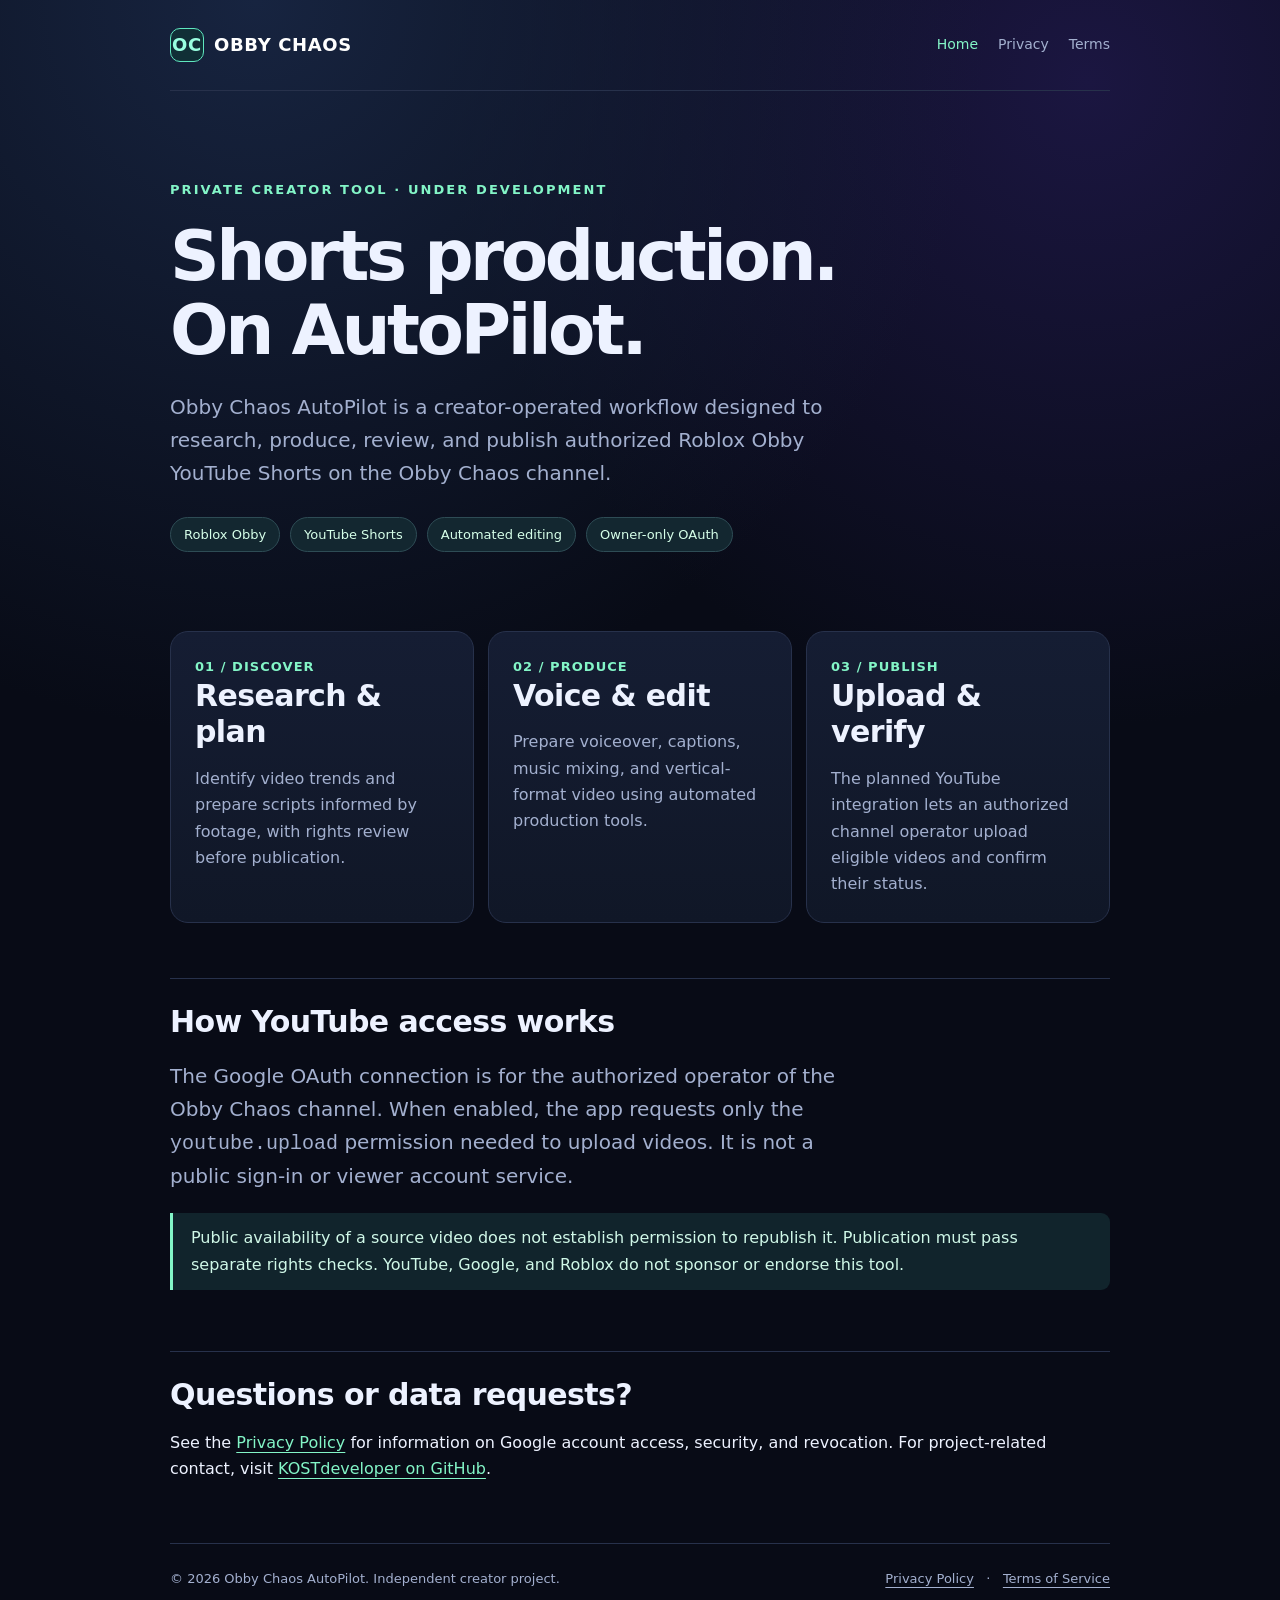
<file: index.html>
<!DOCTYPE html>
<html lang="en">
<head>
  <meta charset="utf-8">
  <meta name="viewport" content="width=device-width, initial-scale=1">
  <meta name="description" content="Obby Chaos AutoPilot is a private creator-operated workflow for producing and publishing authorized Roblox Obby YouTube Shorts.">
  <title>Obby Chaos AutoPilot | Creator-operated YouTube Shorts automation</title>
  <link rel="stylesheet" href="styles.css">
</head>
<body>
  <div class="container">
    <header class="header">
      <a class="brand" href="./"><span class="mark" aria-hidden="true">OC</span> OBBY CHAOS</a>
      <nav class="nav" aria-label="Main navigation"><a href="./" aria-current="page">Home</a><a href="privacy.html">Privacy</a><a href="terms.html">Terms</a></nav>
    </header>
    <main>
      <section class="hero">
        <div class="eyebrow">Private creator tool &middot; Under development</div>
        <h1>Shorts production.<br>On AutoPilot.</h1>
        <p class="lede">Obby Chaos AutoPilot is a creator-operated workflow designed to research, produce, review, and publish authorized Roblox Obby YouTube Shorts on the Obby Chaos channel.</p>
        <div class="chips"><span class="chip">Roblox Obby</span><span class="chip">YouTube Shorts</span><span class="chip">Automated editing</span><span class="chip">Owner-only OAuth</span></div>
      </section>
      <section aria-label="How it works" class="grid">
        <article class="panel"><div class="number">01 / DISCOVER</div><h2>Research & plan</h2><p>Identify video trends and prepare scripts informed by footage, with rights review before publication.</p></article>
        <article class="panel"><div class="number">02 / PRODUCE</div><h2>Voice & edit</h2><p>Prepare voiceover, captions, music mixing, and vertical-format video using automated production tools.</p></article>
        <article class="panel"><div class="number">03 / PUBLISH</div><h2>Upload & verify</h2><p>The planned YouTube integration lets an authorized channel operator upload eligible videos and confirm their status.</p></article>
      </section>
      <section class="block"><h2>How YouTube access works</h2><p class="lede">The Google OAuth connection is for the authorized operator of the Obby Chaos channel. When enabled, the app requests only the <code>youtube.upload</code> permission needed to upload videos. It is not a public sign-in or viewer account service.</p><p class="notice">Public availability of a source video does not establish permission to republish it. Publication must pass separate rights checks. YouTube, Google, and Roblox do not sponsor or endorse this tool.</p></section>
      <section class="block"><h2>Questions or data requests?</h2><p>See the <a href="privacy.html">Privacy Policy</a> for information on Google account access, security, and revocation. For project-related contact, visit <a href="https://github.com/KOSTdeveloper" rel="noopener noreferrer">KOSTdeveloper on GitHub</a>.</p></section>
    </main>
    <footer class="footer"><div class="inner"><span>&copy; 2026 Obby Chaos AutoPilot. Independent creator project.</span><span><a href="privacy.html">Privacy Policy</a> &nbsp; &middot; &nbsp; <a href="terms.html">Terms of Service</a></span></div></footer>
  </div>
</body>
</html>
</file>
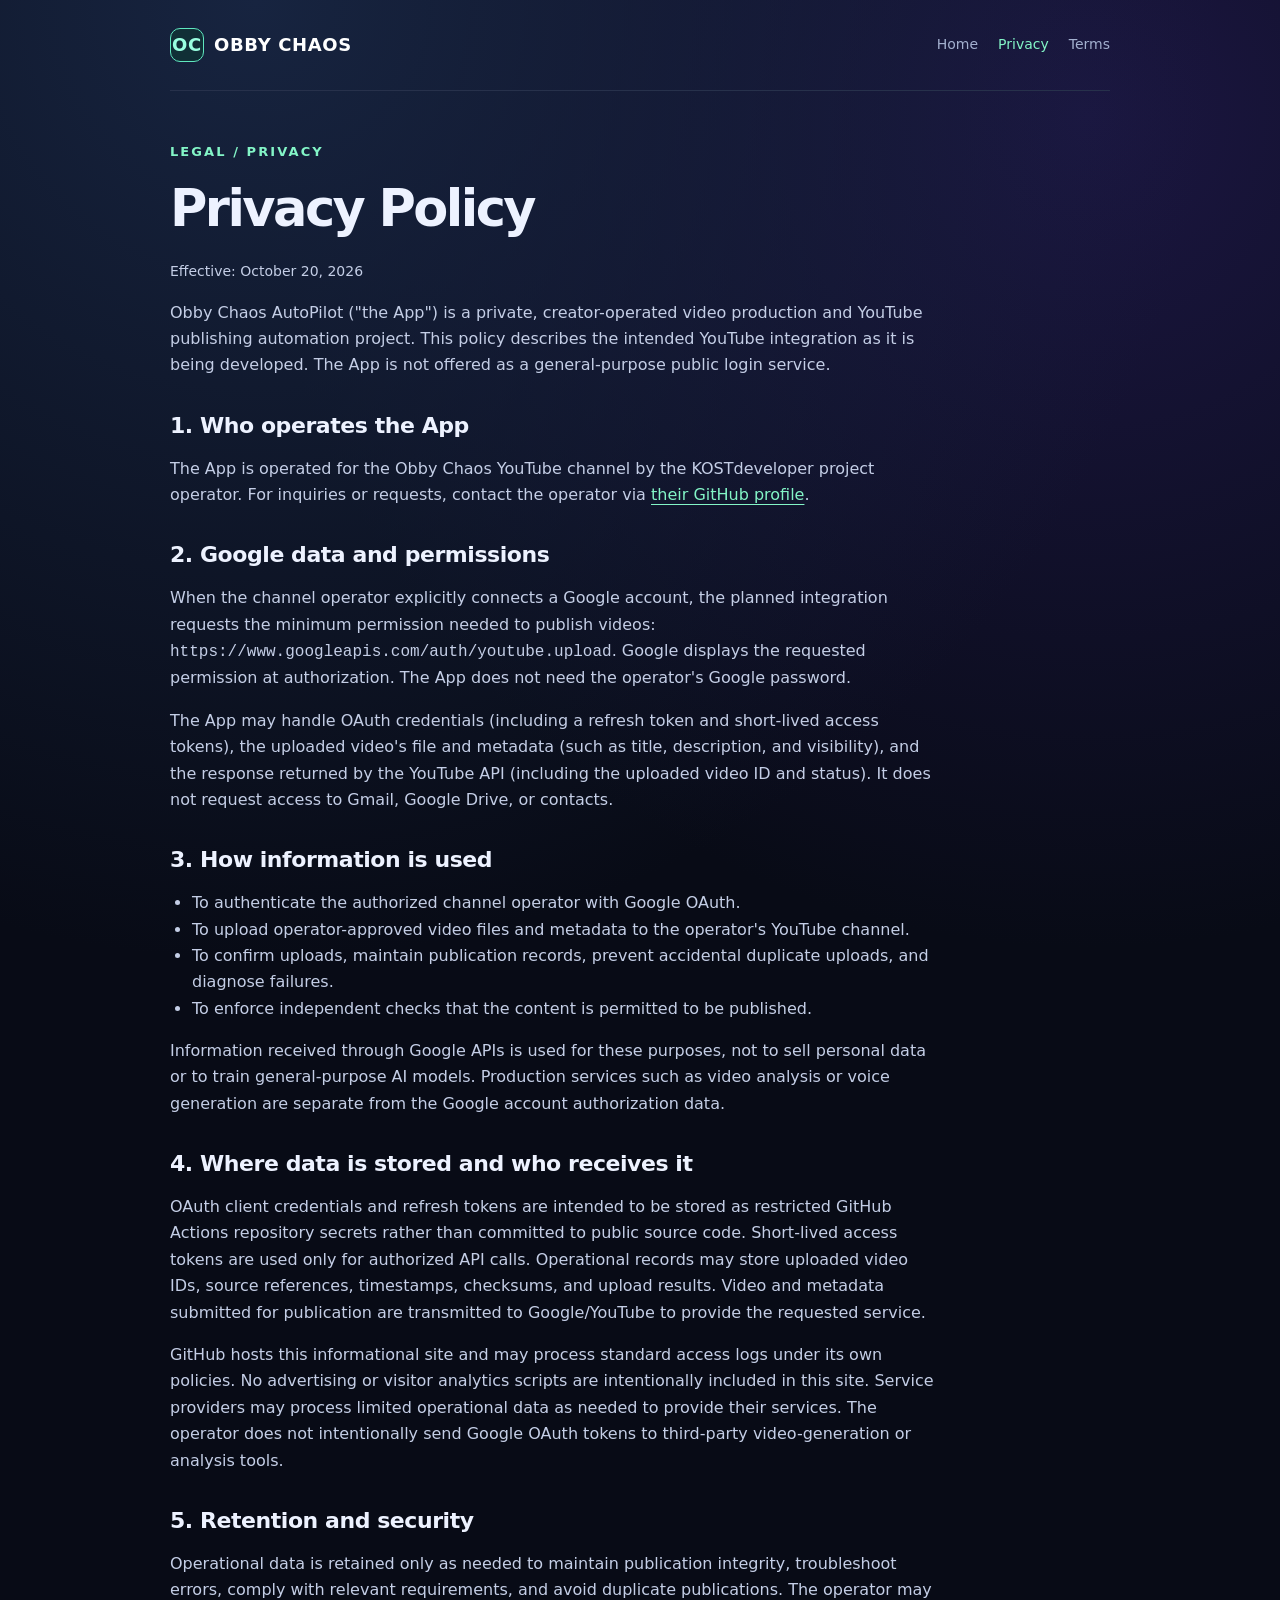
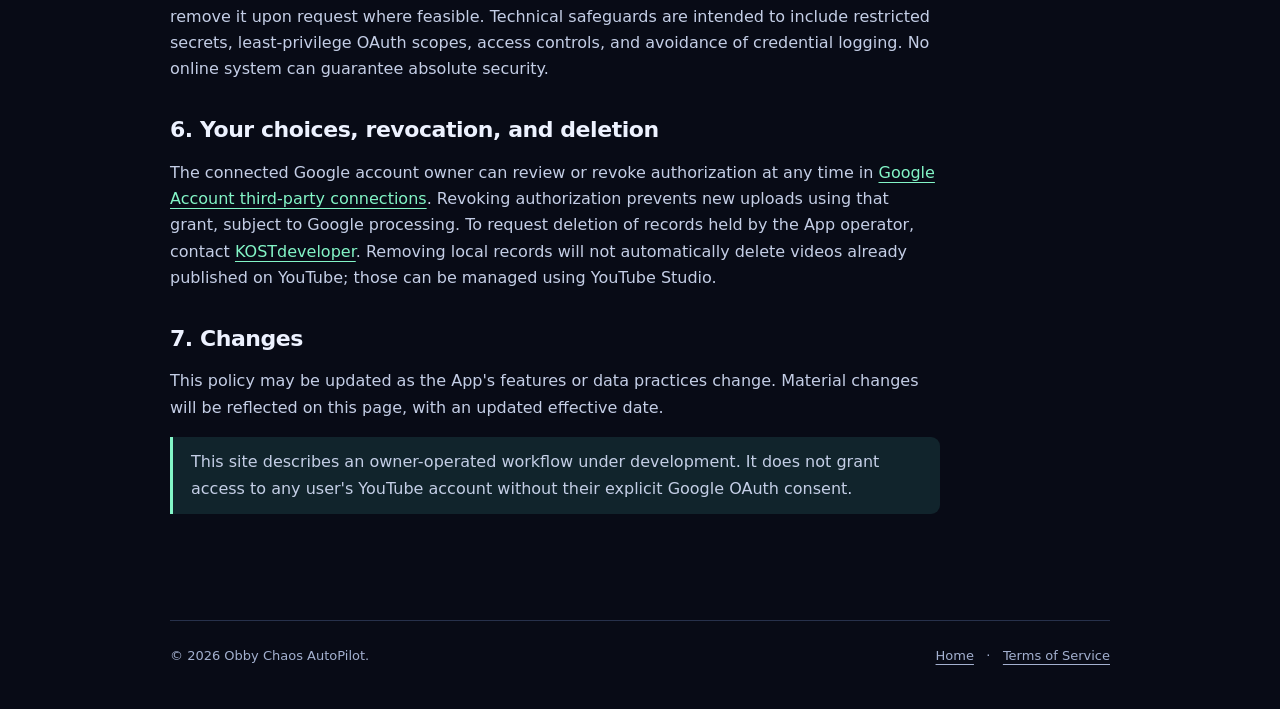
<file: privacy.html>
<!DOCTYPE html>
<html lang="en">
<head>
  <meta charset="utf-8"><meta name="viewport" content="width=device-width, initial-scale=1">
  <meta name="description" content="Privacy Policy of Obby Chaos AutoPilot, including YouTube OAuth authorization, data use, storage, and revocation.">
  <title>Privacy Policy | Obby Chaos AutoPilot</title><link rel="stylesheet" href="styles.css">
</head>
<body><div class="container">
  <header class="header"><a class="brand" href="./"><span class="mark" aria-hidden="true">OC</span> OBBY CHAOS</a><nav class="nav" aria-label="Main navigation"><a href="./">Home</a><a href="privacy.html" aria-current="page">Privacy</a><a href="terms.html">Terms</a></nav></header>
  <main class="legal">
    <div class="eyebrow">Legal / Privacy</div><h1>Privacy Policy</h1><p class="date">Effective: October 20, 2026</p>
    <p>Obby Chaos AutoPilot ("the App") is a private, creator-operated video production and YouTube publishing automation project. This policy describes the intended YouTube integration as it is being developed. The App is not offered as a general-purpose public login service.</p>
    <h2>1. Who operates the App</h2><p>The App is operated for the Obby Chaos YouTube channel by the KOSTdeveloper project operator. For inquiries or requests, contact the operator via <a href="https://github.com/KOSTdeveloper" rel="noopener noreferrer">their GitHub profile</a>.</p>
    <h2>2. Google data and permissions</h2><p>When the channel operator explicitly connects a Google account, the planned integration requests the minimum permission needed to publish videos: <code>https://www.googleapis.com/auth/youtube.upload</code>. Google displays the requested permission at authorization. The App does not need the operator's Google password.</p><p>The App may handle OAuth credentials (including a refresh token and short-lived access tokens), the uploaded video's file and metadata (such as title, description, and visibility), and the response returned by the YouTube API (including the uploaded video ID and status). It does not request access to Gmail, Google Drive, or contacts.</p>
    <h2>3. How information is used</h2><ul><li>To authenticate the authorized channel operator with Google OAuth.</li><li>To upload operator-approved video files and metadata to the operator's YouTube channel.</li><li>To confirm uploads, maintain publication records, prevent accidental duplicate uploads, and diagnose failures.</li><li>To enforce independent checks that the content is permitted to be published.</li></ul><p>Information received through Google APIs is used for these purposes, not to sell personal data or to train general-purpose AI models. Production services such as video analysis or voice generation are separate from the Google account authorization data.</p>
    <h2>4. Where data is stored and who receives it</h2><p>OAuth client credentials and refresh tokens are intended to be stored as restricted GitHub Actions repository secrets rather than committed to public source code. Short-lived access tokens are used only for authorized API calls. Operational records may store uploaded video IDs, source references, timestamps, checksums, and upload results. Video and metadata submitted for publication are transmitted to Google/YouTube to provide the requested service.</p><p>GitHub hosts this informational site and may process standard access logs under its own policies. No advertising or visitor analytics scripts are intentionally included in this site. Service providers may process limited operational data as needed to provide their services. The operator does not intentionally send Google OAuth tokens to third-party video-generation or analysis tools.</p>
    <h2>5. Retention and security</h2><p>Operational data is retained only as needed to maintain publication integrity, troubleshoot errors, comply with relevant requirements, and avoid duplicate publications. The operator may remove it upon request where feasible. Technical safeguards are intended to include restricted secrets, least-privilege OAuth scopes, access controls, and avoidance of credential logging. No online system can guarantee absolute security.</p>
    <h2>6. Your choices, revocation, and deletion</h2><p>The connected Google account owner can review or revoke authorization at any time in <a href="https://myaccount.google.com/connections" rel="noopener noreferrer">Google Account third-party connections</a>. Revoking authorization prevents new uploads using that grant, subject to Google processing. To request deletion of records held by the App operator, contact <a href="https://github.com/KOSTdeveloper" rel="noopener noreferrer">KOSTdeveloper</a>. Removing local records will not automatically delete videos already published on YouTube; those can be managed using YouTube Studio.</p>
    <h2>7. Changes</h2><p>This policy may be updated as the App's features or data practices change. Material changes will be reflected on this page, with an updated effective date.</p>
    <p class="notice">This site describes an owner-operated workflow under development. It does not grant access to any user's YouTube account without their explicit Google OAuth consent.</p>
  </main>
  <footer class="footer"><div class="inner"><span>&copy; 2026 Obby Chaos AutoPilot.</span><span><a href="./">Home</a> &nbsp; &middot; &nbsp; <a href="terms.html">Terms of Service</a></span></div></footer>
</div></body></html>
</file>
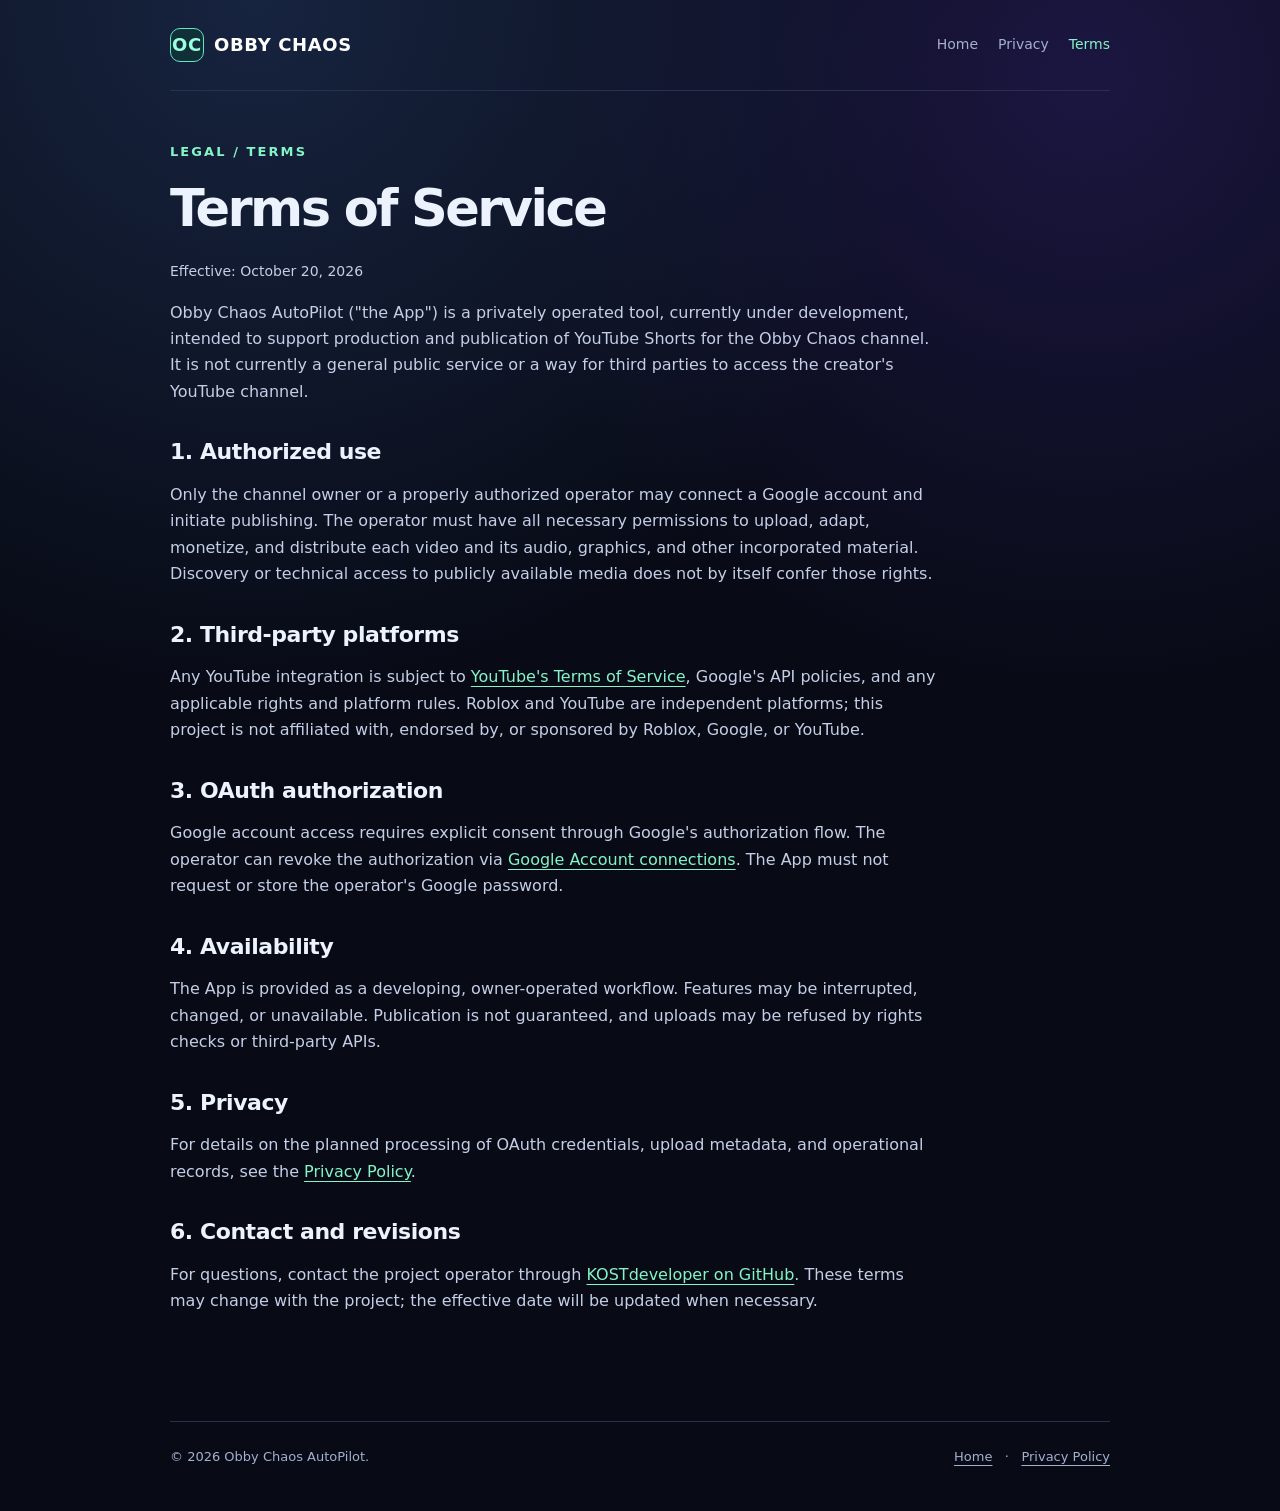
<file: terms.html>
<!DOCTYPE html>
<html lang="en">
<head><meta charset="utf-8"><meta name="viewport" content="width=device-width, initial-scale=1"><meta name="description" content="Terms of Service for the private Obby Chaos AutoPilot creator workflow."><title>Terms of Service | Obby Chaos AutoPilot</title><link rel="stylesheet" href="styles.css"></head>
<body><div class="container">
  <header class="header"><a class="brand" href="./"><span class="mark" aria-hidden="true">OC</span> OBBY CHAOS</a><nav class="nav" aria-label="Main navigation"><a href="./">Home</a><a href="privacy.html">Privacy</a><a href="terms.html" aria-current="page">Terms</a></nav></header>
  <main class="legal">
    <div class="eyebrow">Legal / Terms</div><h1>Terms of Service</h1><p class="date">Effective: October 20, 2026</p>
    <p>Obby Chaos AutoPilot ("the App") is a privately operated tool, currently under development, intended to support production and publication of YouTube Shorts for the Obby Chaos channel. It is not currently a general public service or a way for third parties to access the creator's YouTube channel.</p>
    <h2>1. Authorized use</h2><p>Only the channel owner or a properly authorized operator may connect a Google account and initiate publishing. The operator must have all necessary permissions to upload, adapt, monetize, and distribute each video and its audio, graphics, and other incorporated material. Discovery or technical access to publicly available media does not by itself confer those rights.</p>
    <h2>2. Third-party platforms</h2><p>Any YouTube integration is subject to <a href="https://www.youtube.com/t/terms" rel="noopener noreferrer">YouTube's Terms of Service</a>, Google's API policies, and any applicable rights and platform rules. Roblox and YouTube are independent platforms; this project is not affiliated with, endorsed by, or sponsored by Roblox, Google, or YouTube.</p>
    <h2>3. OAuth authorization</h2><p>Google account access requires explicit consent through Google's authorization flow. The operator can revoke the authorization via <a href="https://myaccount.google.com/connections" rel="noopener noreferrer">Google Account connections</a>. The App must not request or store the operator's Google password.</p>
    <h2>4. Availability</h2><p>The App is provided as a developing, owner-operated workflow. Features may be interrupted, changed, or unavailable. Publication is not guaranteed, and uploads may be refused by rights checks or third-party APIs.</p>
    <h2>5. Privacy</h2><p>For details on the planned processing of OAuth credentials, upload metadata, and operational records, see the <a href="privacy.html">Privacy Policy</a>.</p>
    <h2>6. Contact and revisions</h2><p>For questions, contact the project operator through <a href="https://github.com/KOSTdeveloper" rel="noopener noreferrer">KOSTdeveloper on GitHub</a>. These terms may change with the project; the effective date will be updated when necessary.</p>
  </main>
  <footer class="footer"><div class="inner"><span>&copy; 2026 Obby Chaos AutoPilot.</span><span><a href="./">Home</a> &nbsp; &middot; &nbsp; <a href="privacy.html">Privacy Policy</a></span></div></footer>
</div></body></html>
</file>
<file: styles.css>
:root{color-scheme:dark;--bg:#080b16;--card:#11182b;--text:#edf2ff;--muted:#a3b0cf;--accent:#83f5c7;--line:#27314b}
*{box-sizing:border-box}html{scroll-behavior:smooth}body{margin:0;background:radial-gradient(circle at 20% 0%,#172440 0,transparent 38%),radial-gradient(circle at 85% 5%,#1b1641 0,transparent 34%),var(--bg);color:var(--text);font:16px/1.65 system-ui,-apple-system,BlinkMacSystemFont,'Segoe UI',sans-serif}a{color:var(--accent);text-underline-offset:4px}a:hover{color:#c8ffe9}.container{width:min(100% - 40px,940px);margin:auto}.header{display:flex;gap:20px;align-items:center;justify-content:space-between;padding:28px 0;border-bottom:1px solid var(--line)}.brand{color:#fff;text-decoration:none;letter-spacing:.035em;font-weight:900;font-size:18px;display:flex;align-items:center;gap:10px}.mark{display:inline-grid;place-items:center;width:34px;height:34px;border:1px solid #5fe7bf;border-radius:10px;color:#99ffe0;background:#102f36}.nav{display:flex;gap:20px;flex-wrap:wrap}.nav a{font-size:14px;color:var(--muted);text-decoration:none}.nav a:hover,.nav a[aria-current=page]{color:var(--accent)}.hero{padding:88px 0 55px}.eyebrow{font-size:13px;letter-spacing:.16em;text-transform:uppercase;font-weight:800;color:var(--accent)}h1{font-size:clamp(38px,6vw,69px);line-height:1.06;letter-spacing:-.05em;margin:20px 0 24px;max-width:760px}h2{font-size:clamp(22px,3vw,30px);line-height:1.22;letter-spacing:-.02em;margin:0 0 15px}h3{font-size:18px;margin:26px 0 5px}.lede{font-size:clamp(17px,2.3vw,20px);color:var(--muted);max-width:690px}.chips{display:flex;flex-wrap:wrap;gap:10px;margin-top:27px}.chip{border:1px solid #2e4c55;color:#d6ffe9;padding:6px 13px;border-radius:999px;font-size:13px;background:#132730}.grid{display:grid;grid-template-columns:repeat(3,minmax(0,1fr));gap:14px;margin:24px 0 55px}.panel{border:1px solid var(--line);border-radius:18px;background:linear-gradient(180deg,#151d33,#101727);padding:24px;min-width:0}.panel .number{color:var(--accent);font-weight:800;letter-spacing:.08em;font-size:13px}.panel p{color:var(--muted);margin:0}.block{padding:25px 0 45px;border-top:1px solid var(--line)}.legal{padding:50px 0 90px;max-width:770px}.legal h1{font-size:clamp(34px,5vw,51px)}.legal h2{font-size:22px;margin-top:34px}.legal p,.legal li{color:#c4cee6}.legal ul{padding-left:22px}.date{font-size:14px;color:var(--muted)}.small{font-size:14px;color:var(--muted)}.notice{border-left:3px solid var(--accent);padding:12px 18px;background:#11242c;border-radius:0 9px 9px 0;color:#d0f8e8}.footer{border-top:1px solid var(--line);padding:24px 0 44px;font-size:13px;color:var(--muted)}.footer .inner{display:flex;flex-wrap:wrap;justify-content:space-between;gap:15px}.footer a{color:var(--muted)}.footer a:hover{color:var(--accent)}@media(max-width:720px){.header{flex-direction:column;align-items:flex-start}.hero{padding-top:58px}.grid{grid-template-columns:1fr}.legal{padding-top:35px}.nav{gap:16px}}
</file>
